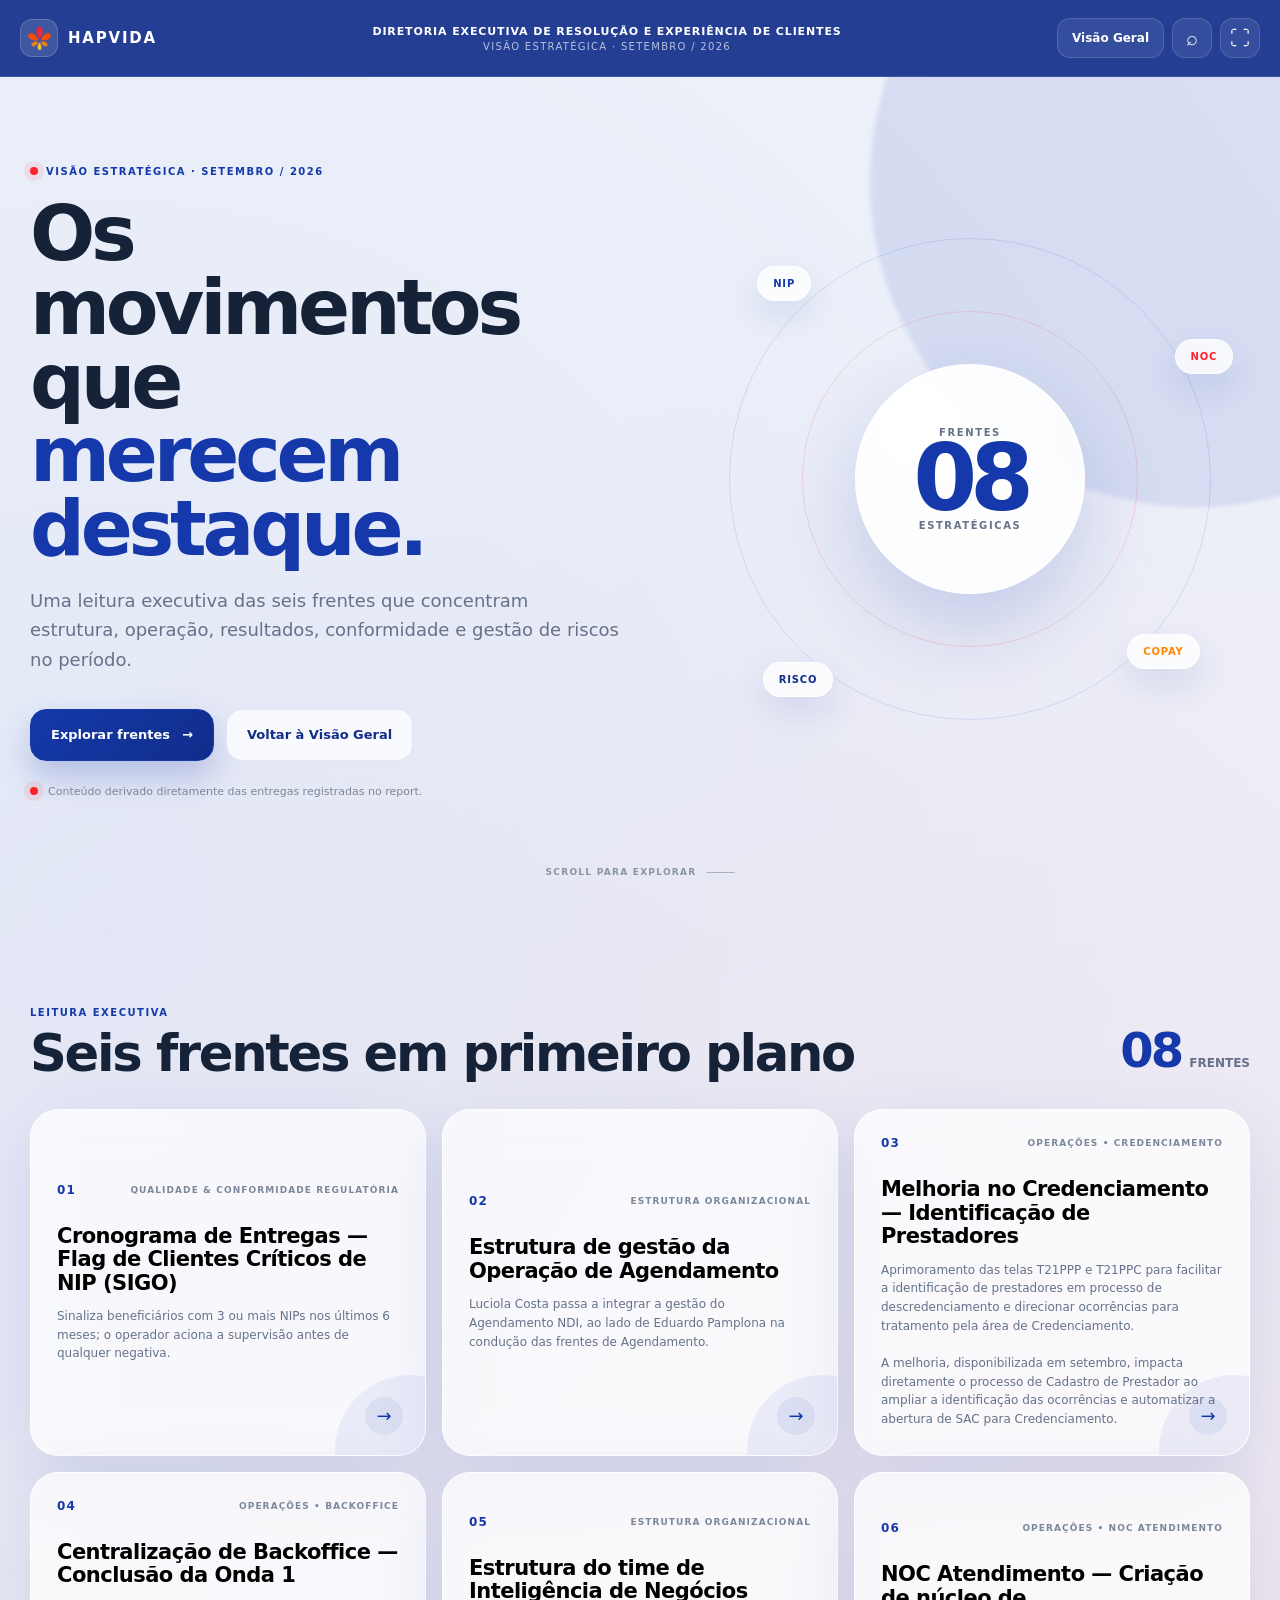
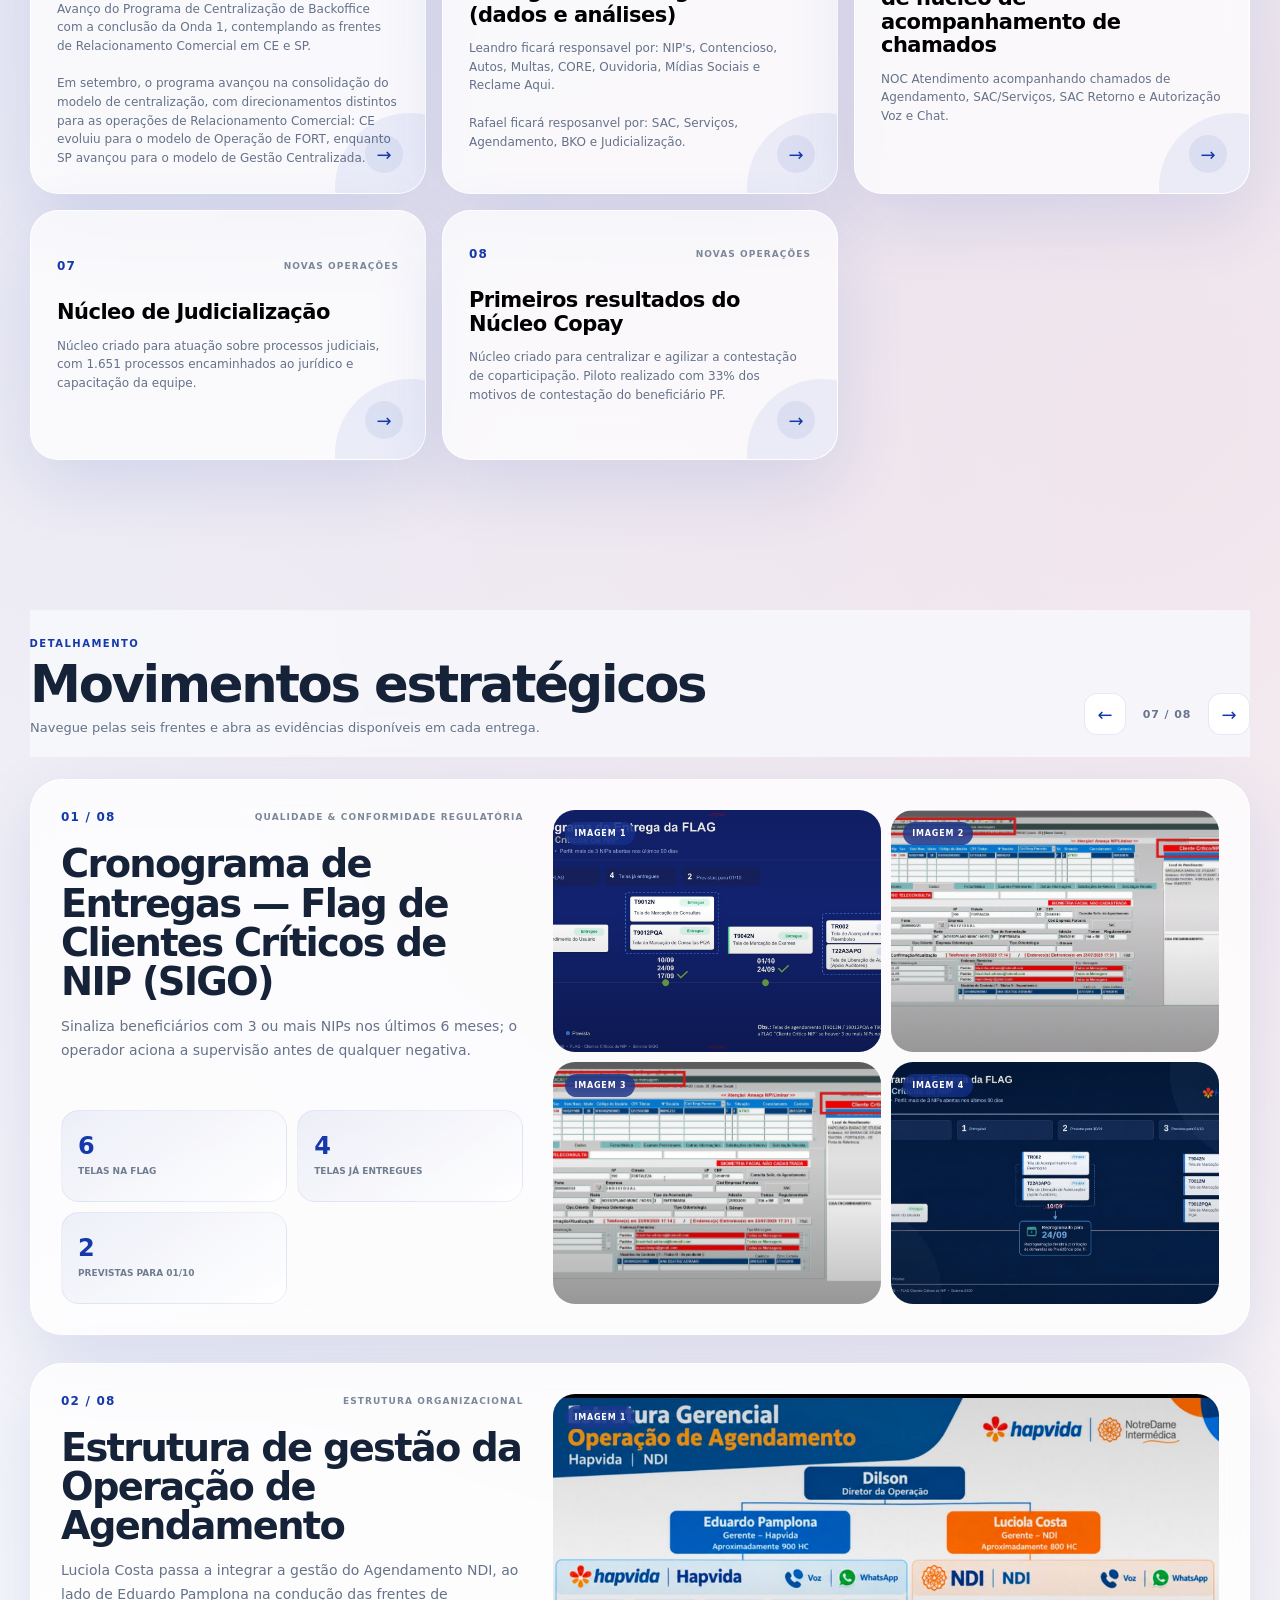
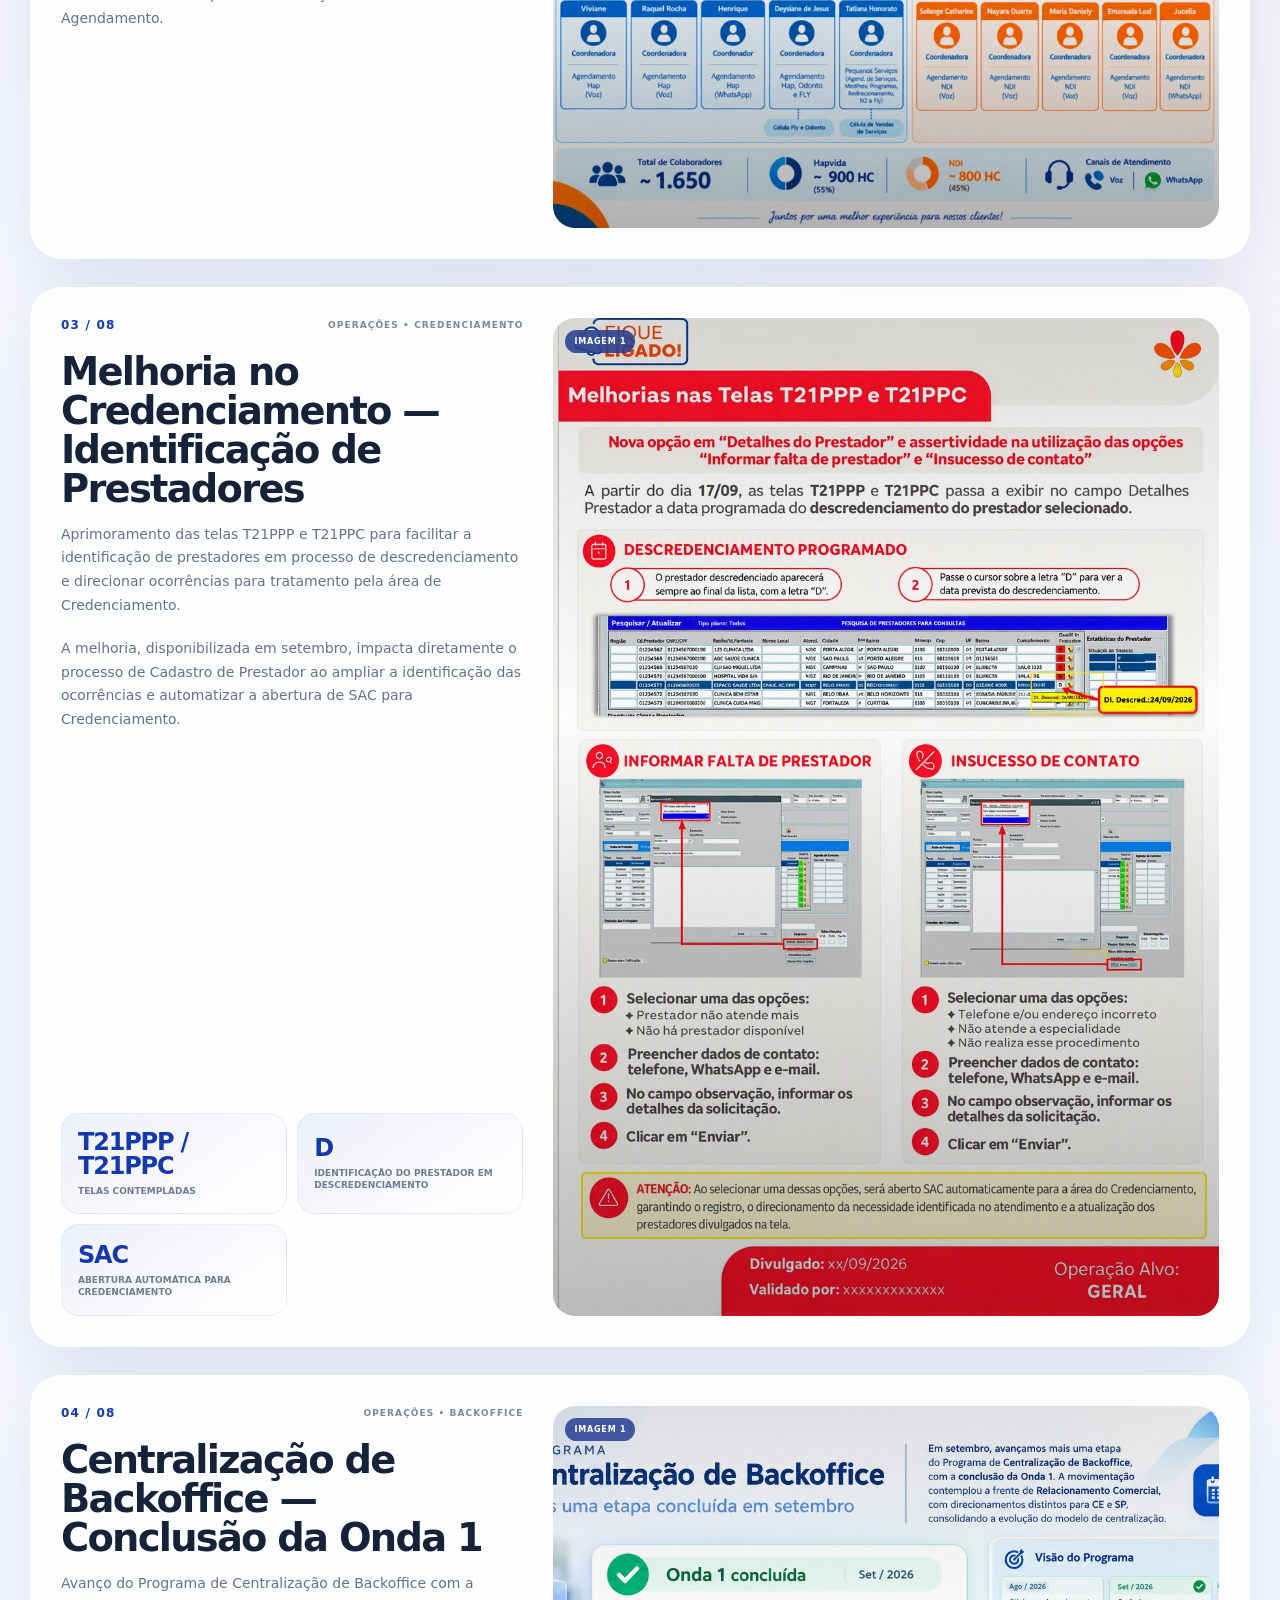
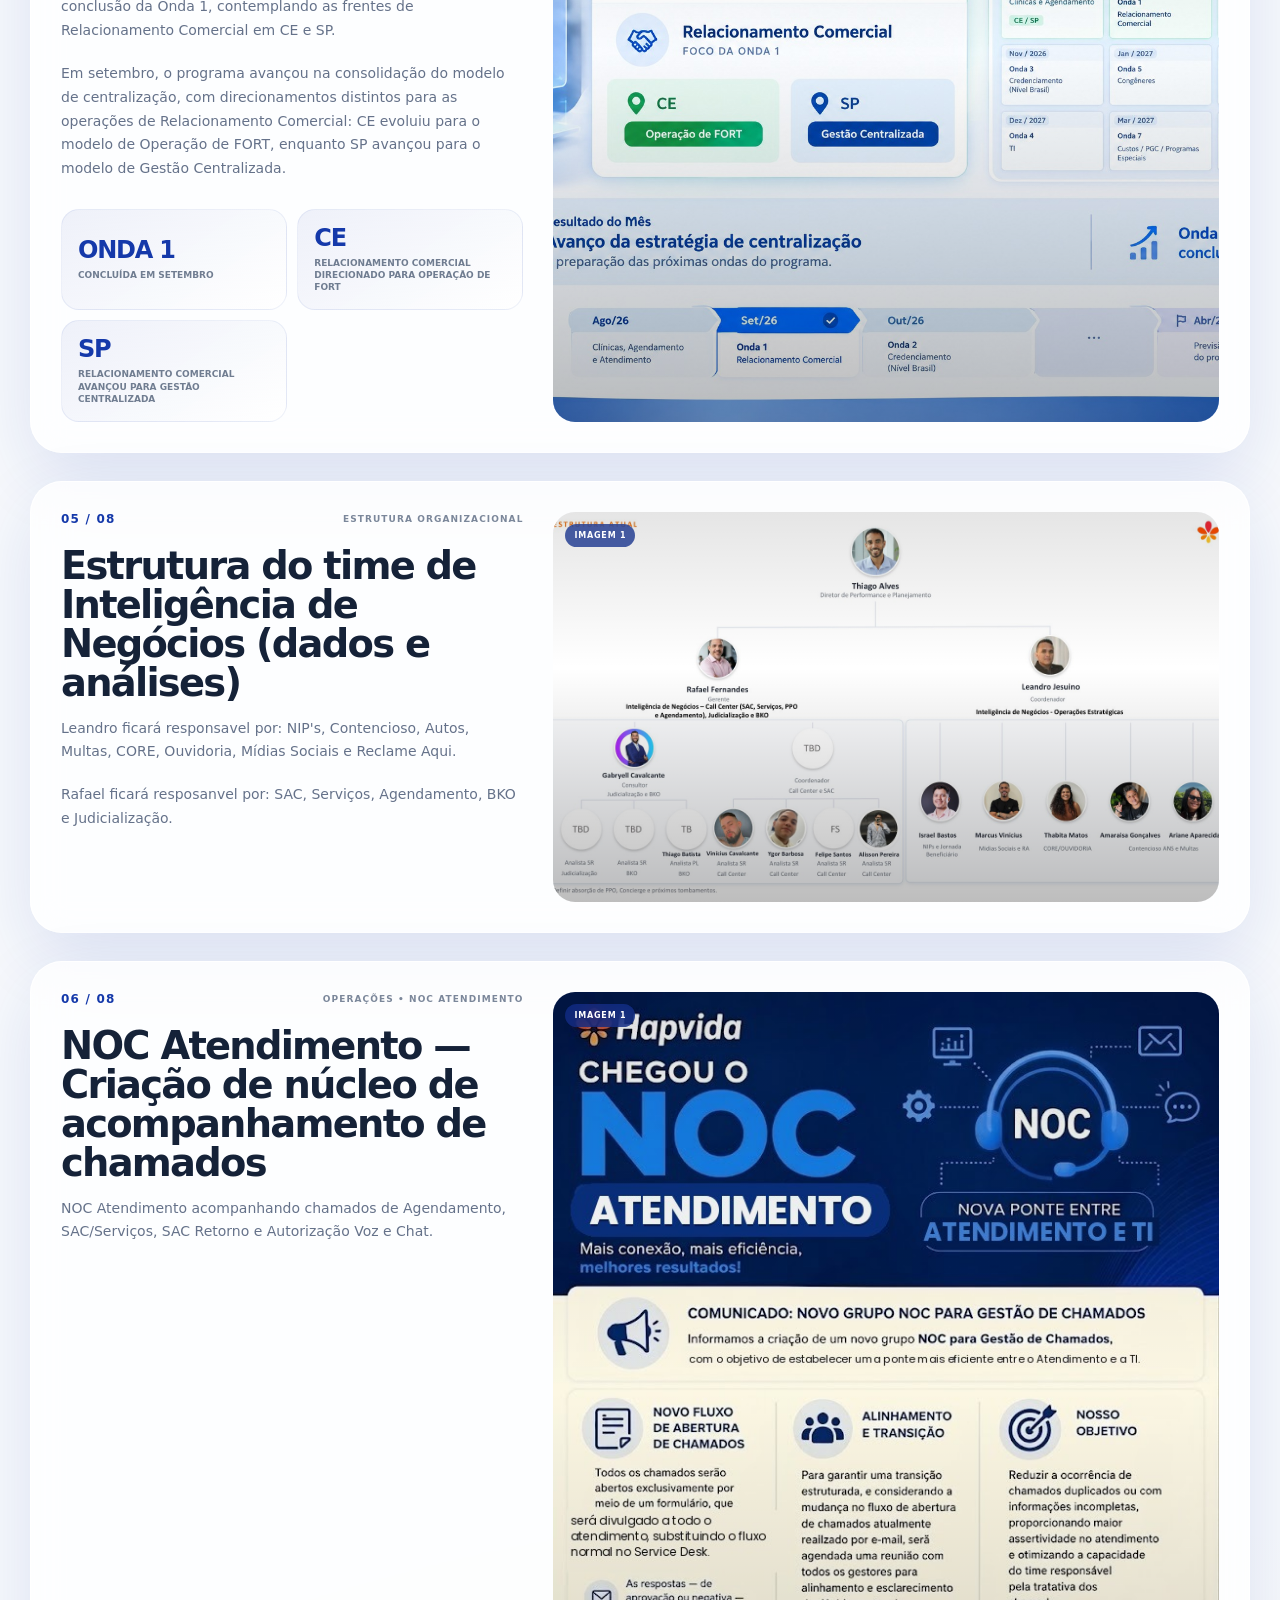
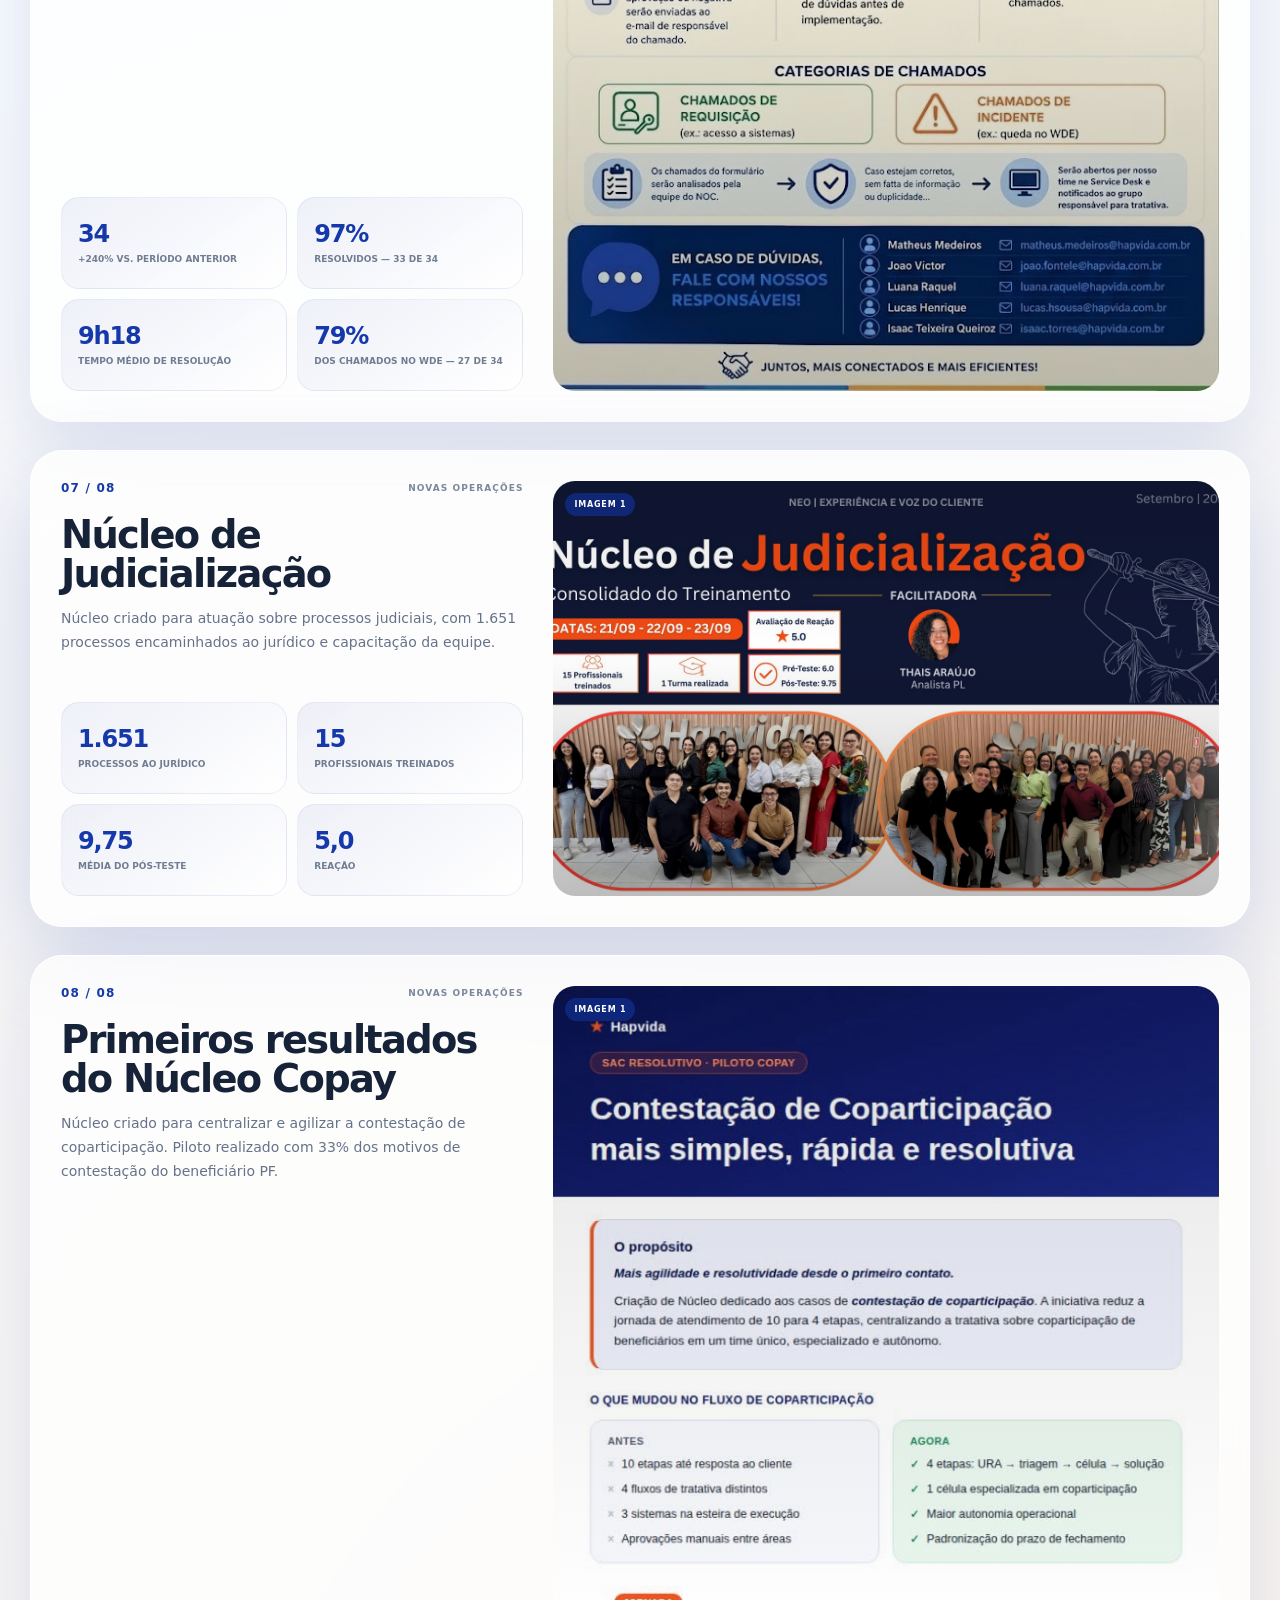
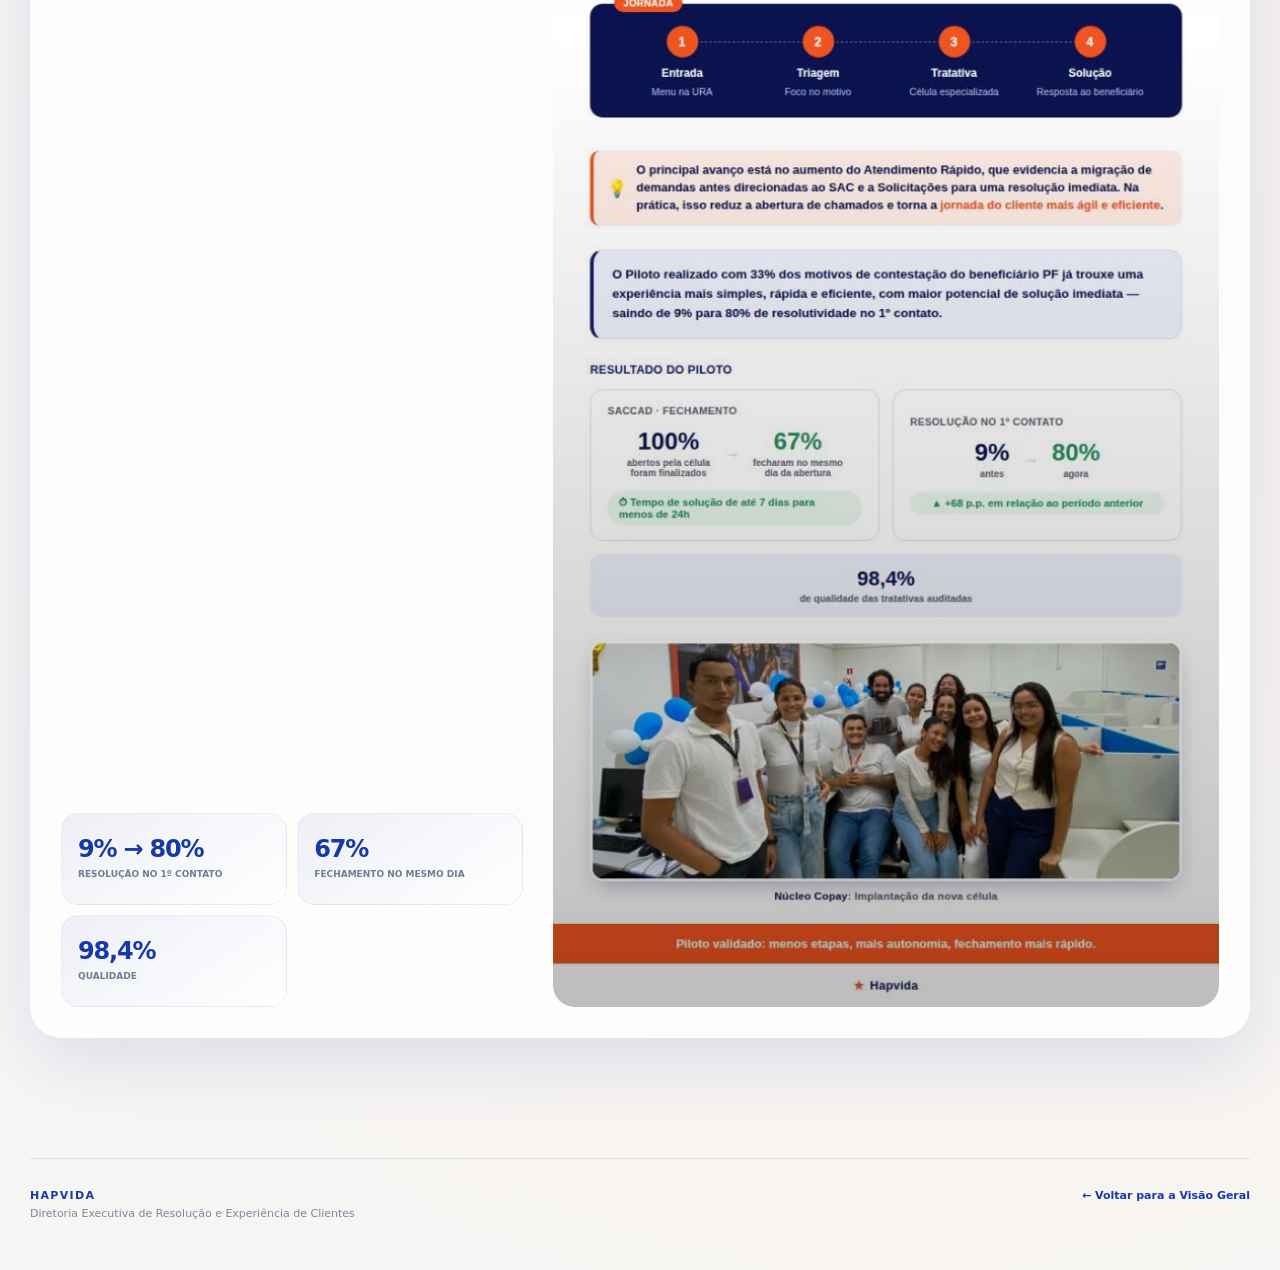
<file: visao-estrategica.html>
<!doctype html>
<html lang="pt-BR">
<head>
  <meta charset="utf-8">
  <meta name="viewport" content="width=device-width, initial-scale=1">
  <meta name="theme-color" content="#102D8A">
  <meta name="description" content="Visão Estratégica — Diretoria Executiva de Resolução e Experiência de Clientes · Setembro 2026">

  <title>Visão Estratégica · Diretoria · Setembro 2026</title>

  <link rel="icon" type="image/png" href="assets/images/hapvida-flor.png">
  <link rel="apple-touch-icon" href="assets/images/hapvida-flor.png">

  <link rel="stylesheet" href="assets/css/visao-estrategica.css">
</head>

<body>

  <header class="topbar">
    <div class="topbar-inner">

      <a class="brand" href="index.html" aria-label="Voltar para a Visão Geral">
        <span class="brand-mark">
          <img src="assets/images/hapvida-flor.png" alt="">
        </span>
        <span class="brand-name">HAPVIDA</span>
      </a>

      <div class="top-title">
        <strong>DIRETORIA EXECUTIVA DE RESOLUÇÃO E EXPERIÊNCIA DE CLIENTES</strong>
        <span>VISÃO ESTRATÉGICA · SETEMBRO / 2026</span>
      </div>

      <nav class="top-actions" aria-label="Navegação">
        <a class="nav-pill" href="index.html">
          <span>Visão Geral</span>
        </a>
        <button class="icon-btn" id="searchBtn" type="button" aria-label="Pesquisar">
          <span>⌕</span>
        </button>
        <button class="icon-btn" id="fullscreenBtn" type="button" aria-label="Tela cheia">
          <span>⛶</span>
        </button>
      </nav>

    </div>

    <div class="search-panel" id="searchPanel">
      <div class="search-inner">
        <span class="search-symbol">⌕</span>
        <input
          id="searchInput"
          type="search"
          autocomplete="off"
          placeholder="Buscar nas frentes estratégicas..."
          aria-label="Buscar nas frentes estratégicas"
        >
        <button id="clearSearch" type="button">Limpar</button>
      </div>
    </div>
  </header>

  <main>

    <section class="hero" id="home">

      <div class="hero-grid">

        <div class="hero-copy">

          <div class="eyebrow">
            <span class="pulse"></span>
            VISÃO ESTRATÉGICA · SETEMBRO / 2026
          </div>

          <h1>
            Os movimentos que
            <span>merecem destaque.</span>
          </h1>

          <p class="hero-text">
            Uma leitura executiva das seis frentes que concentram
            estrutura, operação, resultados, conformidade e gestão de riscos
            no período.
          </p>

          <div class="hero-actions">
            <button class="primary-btn" id="startBtn" type="button">
              Explorar frentes
              <span>→</span>
            </button>

            <a class="secondary-btn" href="index.html">
              Voltar à Visão Geral
            </a>
          </div>

          <div class="hero-note">
            <span class="note-dot"></span>
            Conteúdo derivado diretamente das entregas registradas no report.
          </div>

        </div>

        <div class="hero-orbit" aria-hidden="true">

          <div class="orbit orbit-1"></div>
          <div class="orbit orbit-2"></div>
          <div class="orbit orbit-3"></div>

          <div class="hero-core">
            <span class="core-label">FRentes</span>
            <strong>08</strong>
            <span class="core-caption">estratégicas</span>
          </div>

          <div class="orbit-chip chip-1">NIP</div>
          <div class="orbit-chip chip-2">NOC</div>
          <div class="orbit-chip chip-3">COPAY</div>
          <div class="orbit-chip chip-4">RISCO</div>

        </div>

      </div>

      <div class="hero-scroll">
        <span>SCROLL PARA EXPLORAR</span>
        <i></i>
      </div>

    </section>

    <section class="snapshot section-shell" id="snapshot">

      <div class="section-heading">
        <div>
          <span class="eyebrow">LEITURA EXECUTIVA</span>
          <h2>Seis frentes em primeiro plano</h2>
        </div>

        <div class="section-counter">
          <strong>08</strong>
          <span>frentes</span>
        </div>
      </div>

      <div class="strategy-grid" id="strategyGrid"></div>

    </section>

    <section class="topics-section section-shell" id="topics">

      <div class="topics-header">

        <div>
          <span class="eyebrow">DETALHAMENTO</span>
          <h2>Movimentos estratégicos</h2>
          <p>
            Navegue pelas seis frentes e abra as evidências disponíveis em cada entrega.
          </p>
        </div>

        <div class="topic-navigation">
          <button id="prevBtn" type="button" aria-label="Anterior">←</button>
          <span id="topicIndex">01 / 06</span>
          <button id="nextBtn" type="button" aria-label="Próximo">→</button>
        </div>

      </div>

      <div class="topic-list" id="topicList"></div>

    </section>

  </main>

  <footer class="footer">
    <div>
      <strong>HAPVIDA</strong>
      <span>Diretoria Executiva de Resolução e Experiência de Clientes</span>
    </div>

    <a href="index.html">← Voltar para a Visão Geral</a>
  </footer>

  <div class="lightbox" id="lightbox" aria-hidden="true">

    <div class="lightbox-backdrop"></div>

    <button class="lightbox-close" id="lightboxClose" type="button" aria-label="Fechar">
      ×
    </button>

    <button class="lightbox-nav lightbox-prev" id="lightPrev" type="button" aria-label="Anterior">
      ←
    </button>

    <div class="lightbox-content-wrap">
      <div class="lightbox-content" id="lightboxContent"></div>
      <div class="lightbox-caption" id="lightboxCaption"></div>
    </div>

    <button class="lightbox-nav lightbox-next" id="lightNext" type="button" aria-label="Próximo">
      →
    </button>

  </div>

  <script src="assets/js/visao-estrategica.js"></script>
</body>
</html>
</file>
<file: assets/css/visao-estrategica.css>
:root {
  --blue: #1539AA;
  --blue-dark: #102D8A;
  --blue-deep: #0B1D59;
  --blue-light: #3155C7;
  --red: #FF222B;
  --orange: #FF8800;
  --yellow: #FFCC23;
  --ink: #152238;
  --muted: #65728A;
  --line: rgba(21, 57, 170, .11);
  --bg: #F7F9FC;
  --white: #FFFFFF;
  --glass: rgba(255,255,255,.72);
  --shadow: 0 24px 70px rgba(21,57,170,.12);
  --radius: 28px;
}

* {
  box-sizing: border-box;
}

html {
  scroll-behavior: smooth;
}

body {
  margin: 0;
  color: var(--ink);
  background:
    radial-gradient(circle at 8% 10%, rgba(49,85,199,.10), transparent 28%),
    radial-gradient(circle at 92% 22%, rgba(255,34,43,.07), transparent 24%),
    radial-gradient(circle at 70% 90%, rgba(255,136,0,.07), transparent 25%),
    var(--bg);
  font-family: Inter, ui-sans-serif, system-ui, -apple-system, BlinkMacSystemFont, "Segoe UI", sans-serif;
  overflow-x: hidden;
}

button,
input {
  font: inherit;
}

button,
a {
  -webkit-tap-highlight-color: transparent;
}

button {
  cursor: pointer;
}

a {
  color: inherit;
  text-decoration: none;
}

.topbar {
  position: sticky;
  top: 0;
  z-index: 100;
  border-bottom: 1px solid rgba(255,255,255,.13);
  background: rgba(16,45,138,.91);
  backdrop-filter: blur(22px);
  -webkit-backdrop-filter: blur(22px);
  color: white;
}

.topbar-inner {
  width: min(1500px, calc(100% - 40px));
  min-height: 76px;
  margin: auto;
  display: grid;
  grid-template-columns: auto 1fr auto;
  align-items: center;
  gap: 28px;
}

.brand {
  display: flex;
  align-items: center;
  gap: 10px;
  min-width: max-content;
}

.brand-mark {
  width: 38px;
  height: 38px;
  display: grid;
  place-items: center;
  border-radius: 12px;
  background: rgba(255,255,255,.12);
  border: 1px solid rgba(255,255,255,.18);
  overflow: hidden;
}

.brand-mark img {
  width: 28px;
  height: 28px;
  object-fit: contain;
}

.brand-name {
  font-size: 15px;
  font-weight: 850;
  letter-spacing: .12em;
}

.top-title {
  display: flex;
  flex-direction: column;
  gap: 3px;
  text-align: center;
}

.top-title strong {
  font-size: 11px;
  letter-spacing: .08em;
}

.top-title span {
  font-size: 10px;
  opacity: .68;
  letter-spacing: .13em;
}

.top-actions {
  display: flex;
  align-items: center;
  justify-content: flex-end;
  gap: 8px;
}

.nav-pill,
.icon-btn {
  min-height: 40px;
  border: 1px solid rgba(255,255,255,.15);
  background: rgba(255,255,255,.08);
  color: white;
  border-radius: 13px;
  transition: .25s ease;
}

.nav-pill {
  display: inline-flex;
  align-items: center;
  padding: 0 14px;
  font-size: 12px;
  font-weight: 750;
}

.icon-btn {
  width: 40px;
  display: grid;
  place-items: center;
  font-size: 20px;
}

.nav-pill:hover,
.icon-btn:hover {
  background: rgba(255,255,255,.16);
  transform: translateY(-1px);
}

.search-panel {
  display: none;
  border-top: 1px solid rgba(255,255,255,.10);
  background: rgba(11,29,89,.96);
}

.search-panel.open {
  display: block;
}

.search-inner {
  width: min(1000px, calc(100% - 40px));
  margin: auto;
  min-height: 72px;
  display: flex;
  align-items: center;
  gap: 14px;
}

.search-symbol {
  font-size: 24px;
  opacity: .7;
}

.search-inner input {
  flex: 1;
  min-width: 0;
  border: 0;
  outline: 0;
  color: white;
  background: transparent;
  font-size: 18px;
}

.search-inner input::placeholder {
  color: rgba(255,255,255,.48);
}

.search-inner button {
  border: 0;
  background: transparent;
  color: rgba(255,255,255,.68);
  font-size: 12px;
  font-weight: 800;
}

.hero {
  position: relative;
  min-height: calc(100vh - 76px);
  display: flex;
  align-items: center;
  overflow: hidden;
  padding: 70px 0 90px;
}

.hero::before {
  content: "";
  position: absolute;
  width: 650px;
  height: 650px;
  right: -240px;
  top: -220px;
  border-radius: 50%;
  background: rgba(49,85,199,.12);
  filter: blur(2px);
}

.hero-grid {
  width: min(1380px, calc(100% - 60px));
  margin: auto;
  display: grid;
  grid-template-columns: 1.05fr .95fr;
  align-items: center;
  gap: 70px;
}

.eyebrow {
  display: inline-flex;
  align-items: center;
  gap: 8px;
  color: var(--blue);
  font-size: 10px;
  font-weight: 900;
  letter-spacing: .15em;
  text-transform: uppercase;
}

.hero .eyebrow {
  color: var(--blue);
}

.pulse,
.note-dot {
  width: 8px;
  height: 8px;
  border-radius: 50%;
  background: var(--red);
  box-shadow: 0 0 0 6px rgba(255,34,43,.09);
}

.hero h1 {
  max-width: 760px;
  margin: 18px 0 20px;
  font-size: clamp(48px, 6vw, 88px);
  line-height: .96;
  letter-spacing: -.055em;
  font-weight: 900;
}

.hero h1 span {
  display: block;
  color: var(--blue);
}

.hero-text {
  max-width: 680px;
  margin: 0;
  color: var(--muted);
  font-size: 18px;
  line-height: 1.65;
}

.hero-actions {
  display: flex;
  flex-wrap: wrap;
  gap: 12px;
  margin-top: 34px;
}

.primary-btn,
.secondary-btn {
  min-height: 52px;
  border-radius: 16px;
  padding: 0 20px;
  display: inline-flex;
  align-items: center;
  justify-content: center;
  gap: 12px;
  font-size: 13px;
  font-weight: 850;
  transition: .25s ease;
}

.primary-btn {
  border: 1px solid var(--blue);
  color: white;
  background: linear-gradient(135deg, var(--blue), var(--blue-dark));
  box-shadow: 0 16px 32px rgba(21,57,170,.23);
}

.primary-btn:hover {
  transform: translateY(-2px);
  box-shadow: 0 20px 38px rgba(21,57,170,.30);
}

.secondary-btn {
  border: 1px solid var(--line);
  background: rgba(255,255,255,.76);
  color: var(--blue-dark);
}

.secondary-btn:hover {
  transform: translateY(-2px);
  border-color: rgba(21,57,170,.24);
}

.hero-note {
  margin-top: 24px;
  display: flex;
  align-items: center;
  gap: 10px;
  color: #7B879A;
  font-size: 11px;
}

.hero-orbit {
  position: relative;
  width: min(560px, 80vw);
  aspect-ratio: 1;
  margin: auto;
  display: grid;
  place-items: center;
}

.orbit {
  position: absolute;
  border: 1px solid rgba(21,57,170,.12);
  border-radius: 50%;
}

.orbit-1 {
  inset: 7%;
  animation: rotate 24s linear infinite;
}

.orbit-2 {
  inset: 20%;
  border-color: rgba(255,34,43,.14);
  animation: rotateReverse 18s linear infinite;
}

.orbit-3 {
  inset: 34%;
  border-style: dashed;
  border-color: rgba(255,136,0,.22);
  animation: rotate 14s linear infinite;
}

.hero-core {
  position: relative;
  z-index: 3;
  width: 230px;
  aspect-ratio: 1;
  display: flex;
  flex-direction: column;
  justify-content: center;
  align-items: center;
  border-radius: 50%;
  background:
    radial-gradient(circle at 35% 25%, rgba(255,255,255,.92), rgba(255,255,255,.60)),
    rgba(255,255,255,.68);
  border: 1px solid rgba(255,255,255,.92);
  box-shadow:
    0 35px 80px rgba(21,57,170,.18),
    inset 0 1px 0 rgba(255,255,255,.92);
  backdrop-filter: blur(18px);
}

.core-label,
.core-caption {
  color: var(--muted);
  font-size: 10px;
  font-weight: 850;
  letter-spacing: .16em;
  text-transform: uppercase;
}

.hero-core strong {
  color: var(--blue);
  font-size: 92px;
  line-height: .9;
  letter-spacing: -.08em;
}

.orbit-chip {
  position: absolute;
  z-index: 4;
  padding: 11px 15px;
  border-radius: 999px;
  background: rgba(255,255,255,.80);
  border: 1px solid rgba(255,255,255,.94);
  box-shadow: 0 14px 34px rgba(21,57,170,.12);
  backdrop-filter: blur(16px);
  font-size: 10px;
  font-weight: 900;
  letter-spacing: .08em;
}

.chip-1 { top: 12%; left: 12%; color: var(--blue); }
.chip-2 { top: 25%; right: 3%; color: var(--red); }
.chip-3 { bottom: 16%; right: 9%; color: var(--orange); }
.chip-4 { bottom: 11%; left: 13%; color: var(--blue-dark); }

.hero-scroll {
  position: absolute;
  bottom: 24px;
  left: 50%;
  transform: translateX(-50%);
  display: flex;
  align-items: center;
  gap: 10px;
  color: #8994A6;
  font-size: 9px;
  font-weight: 850;
  letter-spacing: .14em;
}

.hero-scroll i {
  width: 28px;
  height: 1px;
  background: #A8B1BF;
}

.section-shell {
  width: min(1380px, calc(100% - 60px));
  margin: auto;
}

.snapshot {
  padding: 100px 0 80px;
}

.section-heading,
.topics-header {
  display: flex;
  align-items: flex-end;
  justify-content: space-between;
  gap: 30px;
  margin-bottom: 30px;
}

.section-heading h2,
.topics-header h2 {
  margin: 8px 0 0;
  font-size: clamp(32px, 4vw, 52px);
  line-height: 1;
  letter-spacing: -.045em;
}

.section-counter {
  display: flex;
  align-items: baseline;
  gap: 8px;
  padding-bottom: 5px;
}

.section-counter strong {
  font-size: 48px;
  line-height: 1;
  color: var(--blue);
  letter-spacing: -.06em;
}

.section-counter span {
  color: var(--muted);
  font-size: 12px;
  font-weight: 800;
  text-transform: uppercase;
}

.strategy-grid {
  display: grid;
  grid-template-columns: repeat(3, 1fr);
  gap: 16px;
}

.strategy-card {
  position: relative;
  min-height: 250px;
  padding: 26px;
  overflow: hidden;
  text-align: left;
  border: 1px solid rgba(255,255,255,.88);
  border-radius: var(--radius);
  background: var(--glass);
  box-shadow: var(--shadow);
  backdrop-filter: blur(18px);
  transition: .3s ease;
}

.strategy-card::before {
  content: "";
  position: absolute;
  width: 150px;
  height: 150px;
  right: -60px;
  bottom: -70px;
  border-radius: 50%;
  background: rgba(49,85,199,.08);
}

.strategy-card:hover {
  transform: translateY(-5px);
  box-shadow: 0 30px 75px rgba(21,57,170,.17);
}

.strategy-number {
  display: flex;
  align-items: center;
  justify-content: space-between;
}

.strategy-number strong {
  font-size: 12px;
  color: var(--blue);
  letter-spacing: .1em;
}

.strategy-category {
  color: #7B879A;
  font-size: 9px;
  font-weight: 900;
  letter-spacing: .12em;
  text-transform: uppercase;
  max-width: 80%;
}

.strategy-card h3 {
  position: relative;
  margin: 28px 0 12px;
  max-width: 480px;
  font-size: 21px;
  line-height: 1.12;
  letter-spacing: -.025em;
}

.strategy-card p {
  position: relative;
  margin: 0;
  color: var(--muted);
  font-size: 12px;
  line-height: 1.55;
}

.strategy-arrow {
  position: absolute;
  right: 22px;
  bottom: 20px;
  width: 38px;
  height: 38px;
  display: grid;
  place-items: center;
  border-radius: 50%;
  color: var(--blue);
  background: rgba(21,57,170,.07);
  font-size: 18px;
}

.strategy-card.hidden {
  display: none;
}

.topics-section {
  padding: 70px 0 120px;
}

.topics-header {
  position: sticky;
  top: 76px;
  z-index: 20;
  padding: 22px 0;
  margin-bottom: 22px;
  background: rgba(247,249,252,.86);
  backdrop-filter: blur(16px);
}

.topics-header p {
  margin: 10px 0 0;
  color: var(--muted);
  font-size: 13px;
}

.topic-navigation {
  display: flex;
  align-items: center;
  gap: 9px;
}

.topic-navigation button {
  width: 42px;
  height: 42px;
  border: 1px solid var(--line);
  border-radius: 13px;
  background: white;
  color: var(--blue);
  font-size: 18px;
  transition: .2s ease;
}

.topic-navigation button:hover {
  background: var(--blue);
  color: white;
}

.topic-navigation span {
  min-width: 64px;
  text-align: center;
  color: #68758A;
  font-size: 11px;
  font-weight: 900;
  letter-spacing: .08em;
}

.topic-list {
  display: grid;
  gap: 28px;
}

.topic {
  scroll-margin-top: 150px;
  display: grid;
  grid-template-columns: .82fr 1.18fr;
  gap: 30px;
  padding: 30px;
  border: 1px solid rgba(255,255,255,.92);
  border-radius: 32px;
  background: rgba(255,255,255,.76);
  box-shadow: var(--shadow);
  backdrop-filter: blur(18px);
  transition: .3s ease;
}

.topic.hidden {
  display: none;
}

.topic.is-active {
  box-shadow: 0 32px 90px rgba(21,57,170,.18);
}

.topic-copy {
  display: flex;
  flex-direction: column;
  min-width: 0;
}

.topic-meta {
  display: flex;
  align-items: center;
  justify-content: space-between;
  gap: 12px;
}

.topic-number {
  color: var(--blue);
  font-size: 12px;
  font-weight: 900;
  letter-spacing: .1em;
}

.topic-category {
  color: #7B879A;
  font-size: 9px;
  font-weight: 900;
  letter-spacing: .12em;
  text-transform: uppercase;
  text-align: right;
}

.topic h3 {
  margin: 20px 0 14px;
  font-size: clamp(26px, 3vw, 42px);
  line-height: 1.02;
  letter-spacing: -.045em;
}

.topic-summary {
  margin: 0;
  color: var(--muted);
  font-size: 14px;
  line-height: 1.7;
}

.facts {
  display: grid;
  grid-template-columns: repeat(2, 1fr);
  gap: 10px;
  margin-top: auto;
  padding-top: 28px;
}

.fact {
  min-height: 92px;
  padding: 16px;
  display: flex;
  flex-direction: column;
  justify-content: center;
  border-radius: 18px;
  background: linear-gradient(145deg, rgba(21,57,170,.065), rgba(255,255,255,.78));
  border: 1px solid rgba(21,57,170,.07);
}

.fact strong {
  color: var(--blue);
  font-size: 24px;
  line-height: 1;
  letter-spacing: -.05em;
}

.fact span {
  margin-top: 7px;
  color: #707D91;
  font-size: 9px;
  line-height: 1.35;
  font-weight: 800;
  text-transform: uppercase;
}

.media-area {
  min-width: 0;
}

.media-grid {
  display: grid;
  gap: 10px;
  height: 100%;
  min-height: 390px;
  grid-template-columns: repeat(2, 1fr);
  grid-auto-rows: minmax(160px, 1fr);
}

.media-grid.one {
  grid-template-columns: 1fr;
}

.media-grid.three {
  grid-template-columns: 1.35fr .65fr;
}

.media-grid.three .media-card:first-child {
  grid-row: span 2;
}

.media-grid.four {
  grid-template-columns: repeat(2, 1fr);
}

.media-grid.five {
  grid-template-columns: repeat(3, 1fr);
}

.media-grid.five .media-card:first-child {
  grid-column: span 2;
}

.media-card {
  position: relative;
  min-height: 160px;
  overflow: hidden;
  padding: 0;
  border: 0;
  border-radius: 22px;
  background: #E9EDF5;
  box-shadow: inset 0 0 0 1px rgba(255,255,255,.55);
}

.media-card img,
.media-card video {
  width: 100%;
  height: 100%;
  min-height: inherit;
  display: block;
  object-fit: cover;
  transition: transform .45s ease;
}

.media-card:hover img,
.media-card:hover video {
  transform: scale(1.035);
}

.media-card::after {
  content: "";
  position: absolute;
  inset: 0;
  background: linear-gradient(180deg, rgba(0,0,0,.10), transparent 40%, rgba(0,0,0,.26));
  pointer-events: none;
}

.media-label {
  position: absolute;
  z-index: 2;
  top: 12px;
  left: 12px;
  padding: 7px 9px;
  border-radius: 999px;
  color: white;
  background: rgba(16,45,138,.76);
  backdrop-filter: blur(10px);
  font-size: 8px;
  font-weight: 900;
  letter-spacing: .1em;
}

.video-placeholder {
  position: absolute;
  inset: 0;
  z-index: 3;
  display: flex;
  align-items: center;
  justify-content: center;
  flex-direction: column;
  gap: 7px;
  color: white;
  background: linear-gradient(135deg, rgba(16,45,138,.88), rgba(21,57,170,.72));
}

.video-placeholder .play {
  width: 54px;
  height: 54px;
  display: grid;
  place-items: center;
  border-radius: 50%;
  background: rgba(255,255,255,.16);
  border: 1px solid rgba(255,255,255,.28);
  font-size: 19px;
}

.video-placeholder strong {
  font-size: 12px;
}

.video-placeholder small {
  max-width: 190px;
  text-align: center;
  opacity: .68;
  font-size: 9px;
  line-height: 1.35;
}

.media-card:hover .video-placeholder {
  background: linear-gradient(135deg, rgba(16,45,138,.78), rgba(21,57,170,.58));
}

.media-card.is-error::before {
  content: "Mídia não encontrada";
  position: absolute;
  inset: 0;
  z-index: 3;
  display: grid;
  place-items: center;
  padding: 20px;
  color: #6C7890;
  background: #E9EDF5;
  font-size: 11px;
  font-weight: 800;
}

.footer {
  width: min(1380px, calc(100% - 60px));
  margin: auto;
  padding: 30px 0 50px;
  display: flex;
  justify-content: space-between;
  gap: 20px;
  border-top: 1px solid var(--line);
  color: #7A879A;
  font-size: 11px;
}

.footer div {
  display: flex;
  flex-direction: column;
  gap: 5px;
}

.footer strong {
  color: var(--blue);
  letter-spacing: .12em;
}

.footer a {
  color: var(--blue);
  font-weight: 800;
}

.lightbox {
  position: fixed;
  inset: 0;
  z-index: 1000;
  display: none;
  align-items: center;
  justify-content: center;
  padding: 70px;
}

.lightbox.open {
  display: flex;
}

.lightbox-backdrop {
  position: absolute;
  inset: 0;
  background: rgba(5,15,38,.90);
  backdrop-filter: blur(18px);
}

.lightbox-content-wrap {
  position: relative;
  z-index: 2;
  width: min(1200px, 90vw);
  max-height: 88vh;
  display: flex;
  flex-direction: column;
  align-items: center;
  gap: 12px;
}

.lightbox-content {
  width: 100%;
  max-height: 80vh;
  display: grid;
  place-items: center;
}

.lightbox-content img,
.lightbox-content video {
  max-width: 100%;
  max-height: 78vh;
  border-radius: 18px;
  box-shadow: 0 30px 100px rgba(0,0,0,.35);
}

.lightbox-caption {
  color: rgba(255,255,255,.75);
  text-align: center;
  font-size: 11px;
  font-weight: 750;
}

.lightbox-close,
.lightbox-nav {
  position: absolute;
  z-index: 3;
  border: 1px solid rgba(255,255,255,.16);
  color: white;
  background: rgba(255,255,255,.09);
  backdrop-filter: blur(12px);
  transition: .2s ease;
}

.lightbox-close {
  top: 22px;
  right: 22px;
  width: 48px;
  height: 48px;
  border-radius: 50%;
  font-size: 27px;
}

.lightbox-nav {
  top: 50%;
  transform: translateY(-50%);
  width: 50px;
  height: 50px;
  border-radius: 50%;
  font-size: 21px;
}

.lightbox-prev {
  left: 24px;
}

.lightbox-next {
  right: 24px;
}

.lightbox-close:hover,
.lightbox-nav:hover {
  background: rgba(255,255,255,.18);
}

@keyframes rotate {
  to { transform: rotate(360deg); }
}

@keyframes rotateReverse {
  to { transform: rotate(-360deg); }
}

@media (max-width: 1050px) {
  .topbar-inner {
    grid-template-columns: auto 1fr auto;
    gap: 15px;
  }

  .top-title strong {
    font-size: 9px;
  }

  .hero-grid {
    grid-template-columns: 1fr;
    gap: 40px;
  }

  .hero-copy {
    text-align: center;
  }

  .hero .eyebrow,
  .hero-note {
    justify-content: center;
  }

  .hero-text {
    margin-inline: auto;
  }

  .hero-actions {
    justify-content: center;
  }

  .hero-orbit {
    width: min(480px, 76vw);
  }

  .strategy-grid {
    grid-template-columns: repeat(2, 1fr);
  }

  .topic {
    grid-template-columns: 1fr;
  }

  .facts {
    margin-top: 0;
  }
}

@media (max-width: 700px) {
  .topbar-inner {
    width: min(100% - 24px, 1500px);
    min-height: 64px;
  }

  .top-title {
    display: none;
  }

  .brand-name {
    display: none;
  }

  .nav-pill span {
    font-size: 10px;
  }

  .section-shell,
  .footer {
    width: min(100% - 28px, 1380px);
  }

  .hero {
    min-height: auto;
    padding: 70px 0 80px;
  }

  .hero-grid {
    width: min(100% - 28px, 1380px);
  }

  .hero h1 {
    font-size: clamp(42px, 14vw, 64px);
  }

  .hero-text {
    font-size: 15px;
  }

  .hero-orbit {
    width: min(390px, 92vw);
  }

  .hero-core {
    width: 175px;
  }

  .hero-core strong {
    font-size: 66px;
  }

  .orbit-chip {
    padding: 8px 11px;
    font-size: 8px;
  }

  .snapshot {
    padding-top: 70px;
  }

  .section-heading,
  .topics-header {
    align-items: flex-start;
    flex-direction: column;
  }

  .strategy-grid {
    grid-template-columns: 1fr;
  }

  .strategy-card {
    min-height: 215px;
  }

  .topics-header {
    position: static;
  }

  .topic {
    padding: 20px;
    border-radius: 24px;
  }

  .topic-category {
    max-width: 55%;
  }

  .facts {
    grid-template-columns: 1fr 1fr;
  }

  .media-grid,
  .media-grid.three,
  .media-grid.four,
  .media-grid.five {
    grid-template-columns: 1fr 1fr;
    min-height: 300px;
  }

  .media-grid.three .media-card:first-child,
  .media-grid.five .media-card:first-child {
    grid-column: span 2;
    grid-row: auto;
  }

  .media-grid.one {
    grid-template-columns: 1fr;
  }

  .media-card {
    min-height: 130px;
  }

  .footer {
    flex-direction: column;
  }

  .lightbox {
    padding: 55px 14px;
  }

  .lightbox-nav {
    top: auto;
    bottom: 20px;
    transform: none;
  }

  .lightbox-prev {
    left: 25%;
  }

  .lightbox-next {
    right: 25%;
  }
}

@media (max-width: 430px) {
  .nav-pill {
    padding: 0 10px;
  }

  .icon-btn {
    width: 36px;
  }

  .hero-actions {
    flex-direction: column;
  }

  .primary-btn,
  .secondary-btn {
    width: 100%;
  }

  .facts {
    grid-template-columns: 1fr;
  }

  .media-grid,
  .media-grid.three,
  .media-grid.four,
  .media-grid.five {
    grid-template-columns: 1fr;
  }

  .media-grid.three .media-card:first-child,
  .media-grid.five .media-card:first-child {
    grid-column: auto;
  }
}
</file>
